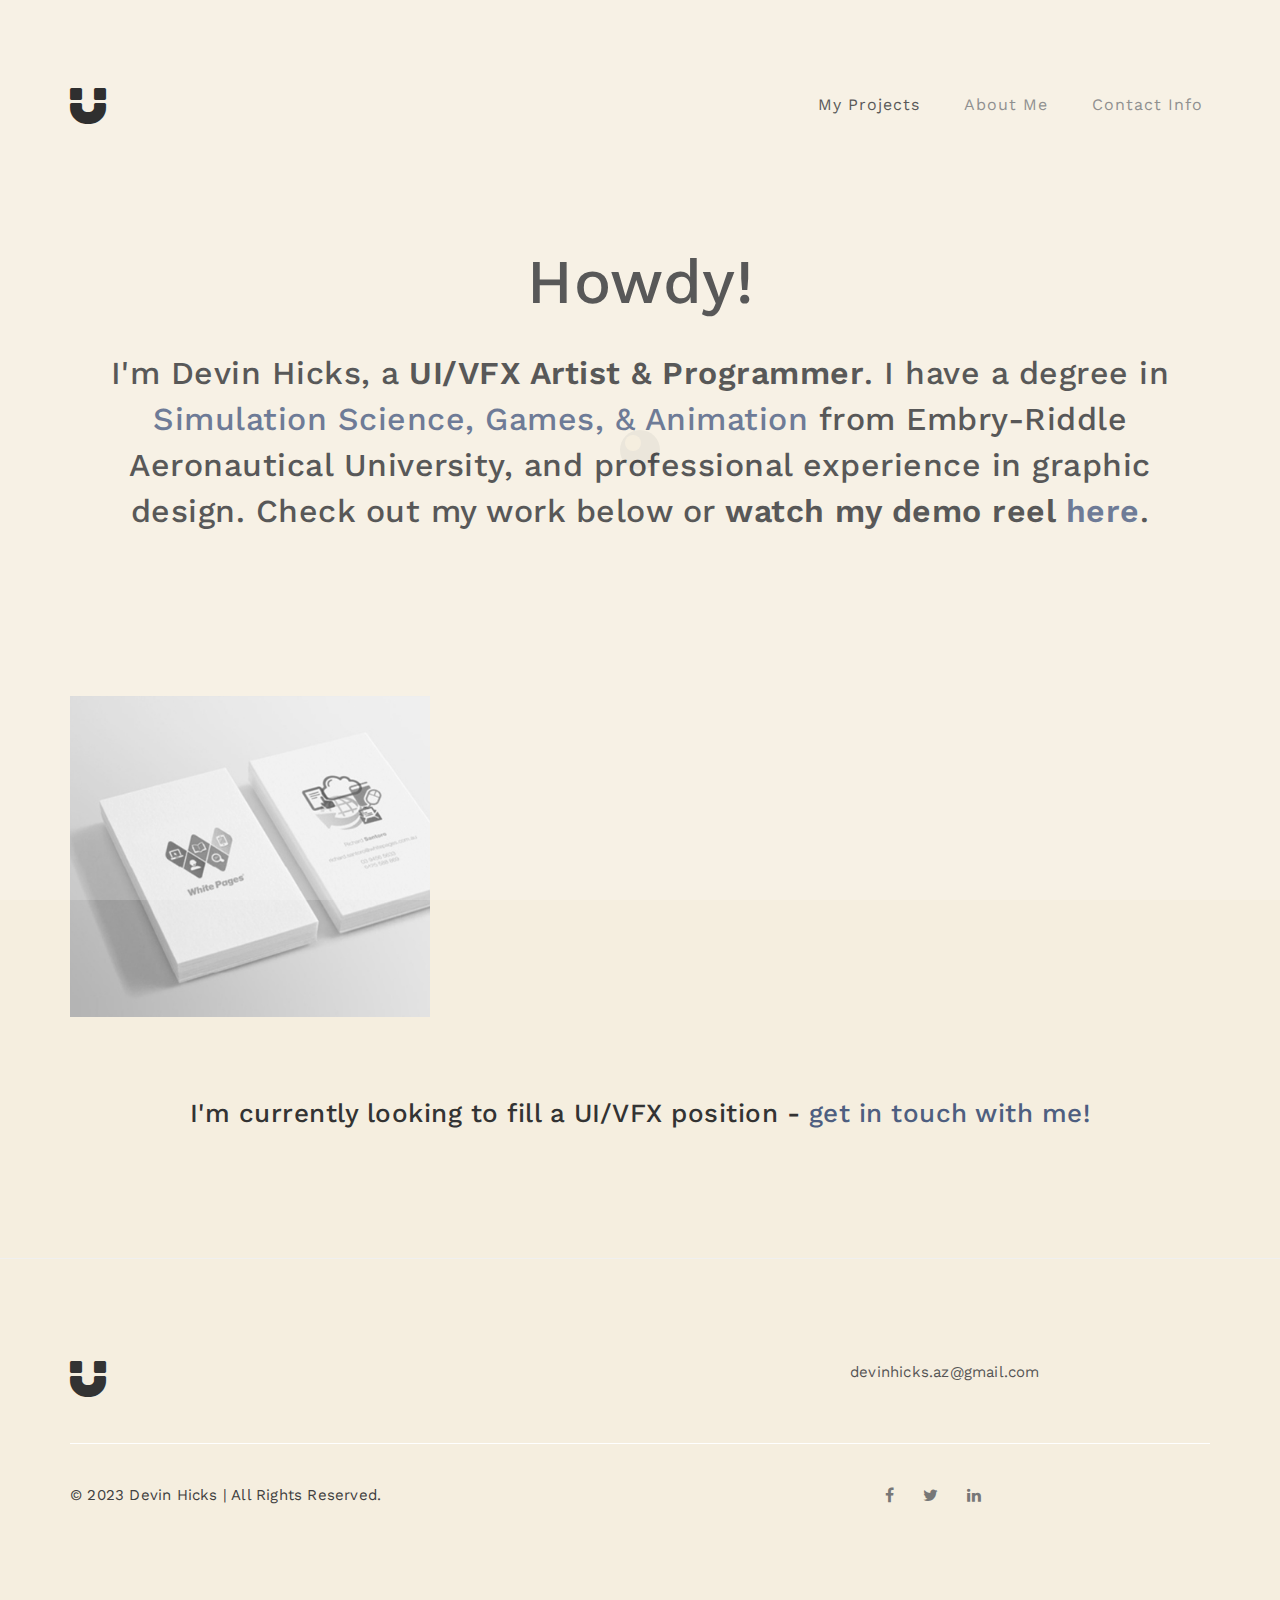
<file: Magnet/index.html>
<!DOCTYPE html>
<html lang="en">
<head>

<meta charset="UTF-8">
<meta http-equiv="X-UA-Compatible" content="IE=Edge">
<meta name="description" content="">
<meta name="keywords" content="">
<meta name="author" content="">
<meta name="viewport" content="width=device-width, initial-scale=1, maximum-scale=1">

<title>Devin Hicks: Game UI/VFX Portfolio</title>

<link rel="stylesheet" href="css/bootstrap.min.css">
<link rel="stylesheet" href="css/font-awesome.min.css">

<!-- Main css -->
<link rel="stylesheet" href="css/style.css">
<link href="https://fonts.googleapis.com/css?family=Work+Sans:300,400,700" rel="stylesheet">

</head>
<body>

<!-- PRE LOADER -->

<div class="preloader">
     <div class="sk-spinner sk-spinner-wordpress">
          <span class="sk-inner-circle"></span>
     </div>
</div>

<!-- Navigation section  -->

<div class="navbar navbar-default navbar-static-top" role="navigation">
     <div class="container">

          <div class="navbar-header">
               <button class="navbar-toggle" data-toggle="collapse" data-target=".navbar-collapse">
                    <span class="icon icon-bar"></span>
                    <span class="icon icon-bar"></span>
                    <span class="icon icon-bar"></span>
               </button>
               <a href="index.html" class="navbar-brand"><i class="fa fa-magnet"></i></a>
          </div>
          <div class="collapse navbar-collapse">
               <ul class="nav navbar-nav navbar-right">
                    <li class="active"><a href="index.html">My Projects</a></li>
                    <li><a href="about.html">About Me</a></li>
                    <li><a href="contact.html">Contact Info</a></li>
               </ul>
          </div>

  </div>
</div>

<!-- Home Section -->

<section id="home">
     <div class="container">
          <div class="row">

               <div class="col-md-12 col-sm-12">
                    <h1>Howdy!</h1>
                    <h2>I'm Devin Hicks, a <strong>UI/VFX Artist & Programmer</strong>. I have a degree in <a href="https://prescott.erau.edu/degrees/computers-technology/design-your-future">Simulation Science, Games, & Animation</a> from Embry-Riddle Aeronautical University, and professional experience in graphic design. Check out my work below or <strong>watch my demo reel <a href="#">here</a></strong>.</h2>
               </div>

          </div>
     </div>
</section>

<!-- Portfolio Section -->

<section id="portfolio">
     <div class="container">
          <div class="row">

               <div class="col-md-4 col-sm-6">
                    <a href="takopothecary.html">
                         <div class="portfolio-thumb">
                              <img src="images/portfolio-img1.jpg" class="img-responsive" alt="Portfolio">
                                   <div class="portfolio-overlay">
                                        <div class="portfolio-item">
                                             <h3>Tiny Planet Apothecary</h3>
                                             <small>UI Design & Implementation, Character Rigging, Environment Modeling</small>
                                        </div>
                                   </div>
                         </div>
                    </a>
               </div>

               <div class="col-md-12 col-sm-12 text-center">
                    <h3>I'm currently looking to fill a UI/VFX position - <a href="contact.html">get in touch with me!</a></h3>
               </div>

          </div>
     </div>
</section>

<!-- Footer Section -->

<footer>
     <div class="container">
          <div class="row">

               <div class="col-md-3 col-sm-3">
                    <i class="fa fa-magnet"></i>
               </div>

               <div class="col-md-4 col-sm-4">
                    
               </div>

               <div class="col-md-offset-1 col-md-4 col-sm-offset-1 col-sm-3">
                    <p><a href="mailto:devinhicks.az@gmail.com">devinhicks.az@gmail.com</a></p>
               </div>

               <div class="clearfix col-md-12 col-sm-12">
                    <hr>
               </div>

               <div class="col-md-6 col-sm-6">
                    <div class="footer-copyright">
                         <p>© 2023 Devin Hicks | All Rights Reserved.</p>
                    </div>
               </div>

               <div class="col-md-6 col-sm-6">
                    <ul class="social-icon">
                         <li><a href="#" class="fa fa-facebook"></a></li>
                         <li><a href="#" class="fa fa-twitter"></a></li>
                         <li><a href="#" class="fa fa-linkedin"></a></li>
                    </ul>
               </div>
               
          </div>
     </div>
</footer>


<!-- SCRIPTS -->

<script src="js/jquery.js"></script>
<script src="js/bootstrap.min.js"></script>
<script src="js/custom.js"></script>

</body>
</html>
</file>
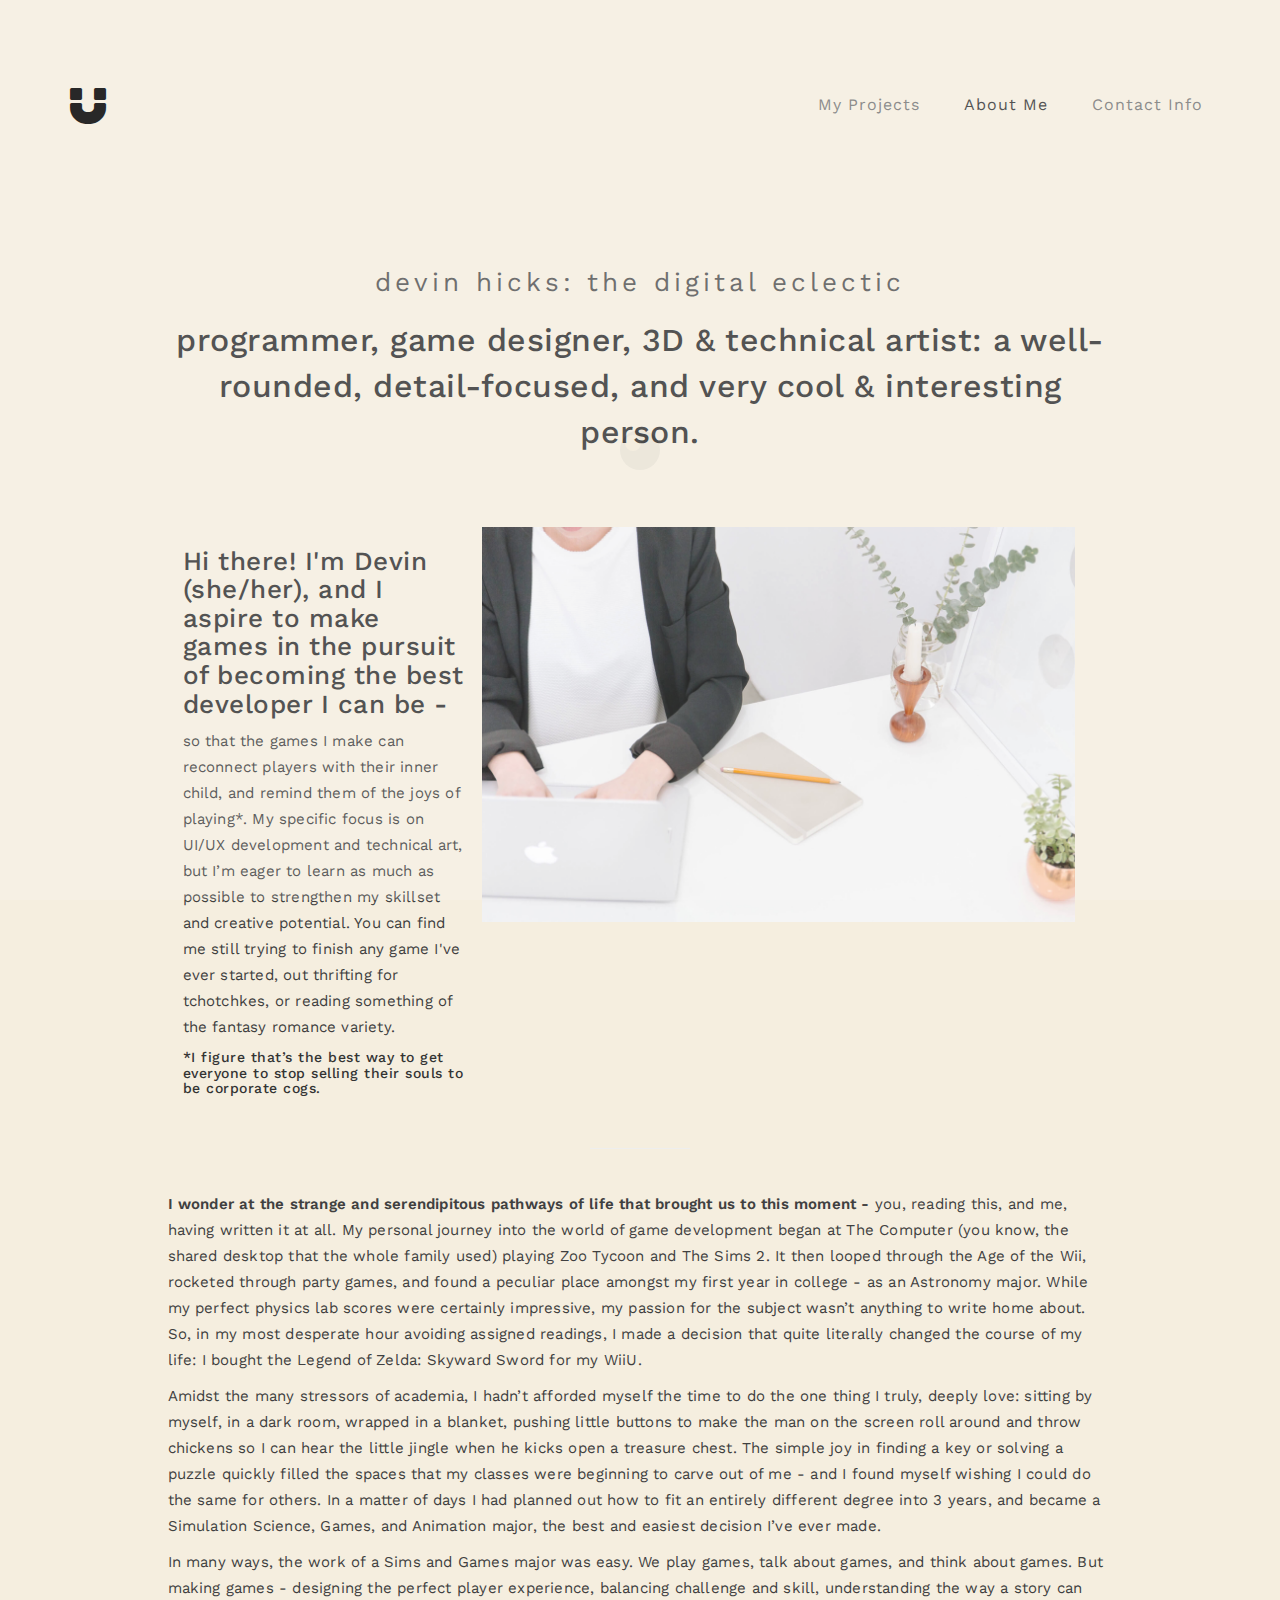
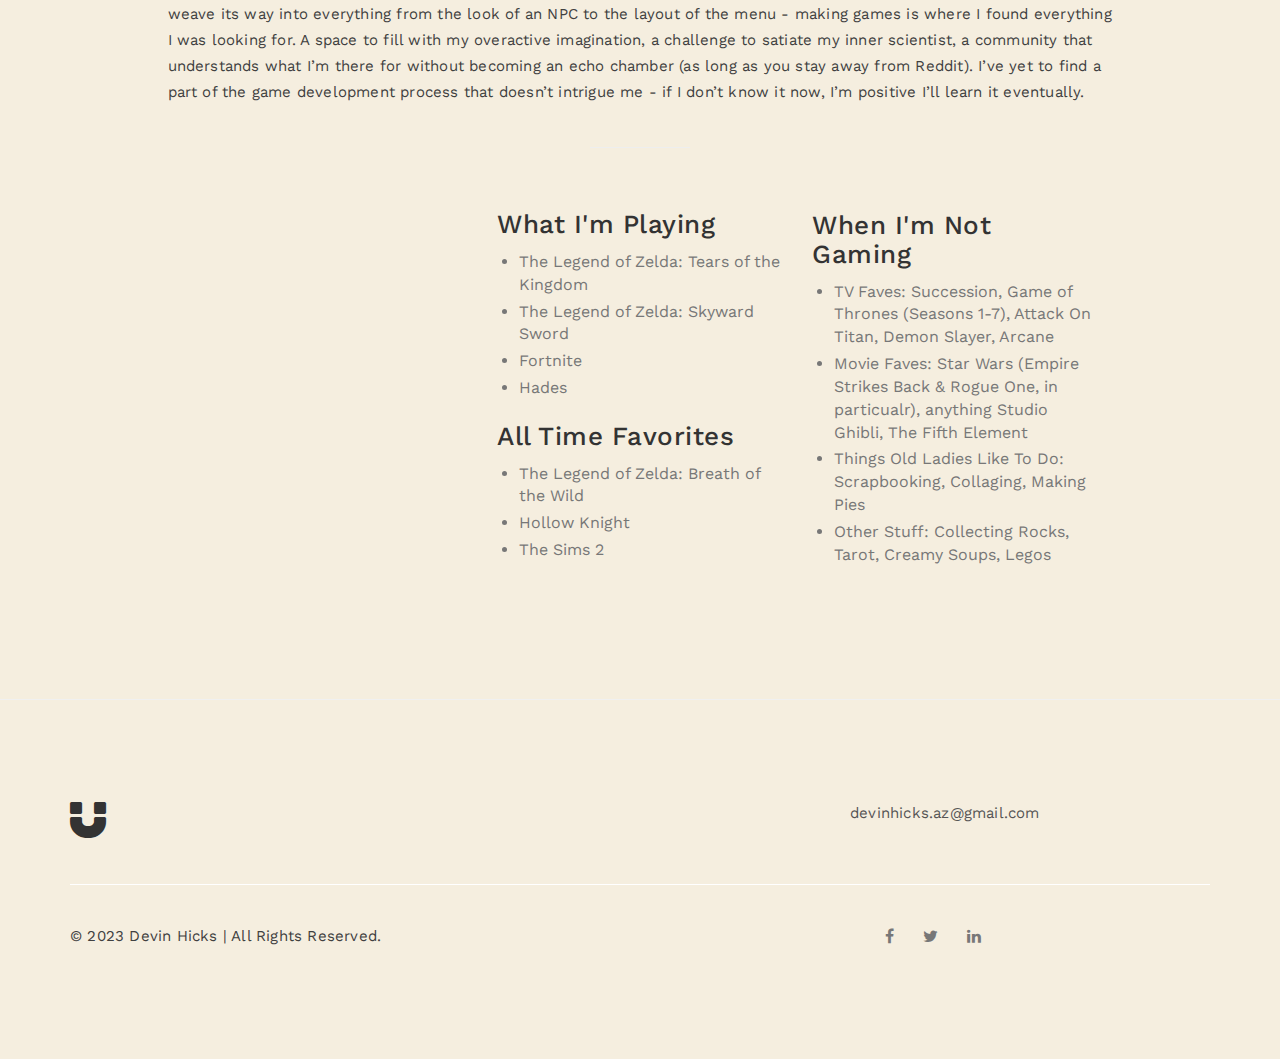
<file: Magnet/about.html>
<!DOCTYPE html>
<html lang="en">
<head>

<meta charset="UTF-8">
<meta http-equiv="X-UA-Compatible" content="IE=Edge">
<meta name="description" content="">
<meta name="keywords" content="">
<meta name="author" content="">
<meta name="viewport" content="width=device-width, initial-scale=1, maximum-scale=1">

<title>Devin Hicks: Game UI/VFX Portfolio</title>

<link rel="stylesheet" href="css/bootstrap.min.css">
<link rel="stylesheet" href="css/font-awesome.min.css">

<!-- Main css -->
<link rel="stylesheet" href="css/style.css">
<link href="https://fonts.googleapis.com/css?family=Work+Sans:300,400,700" rel="stylesheet">

</head>
<body>

<!-- PRE LOADER -->

<div class="preloader">
     <div class="sk-spinner sk-spinner-wordpress">
          <span class="sk-inner-circle"></span>
     </div>
</div>

<!-- Navigation section  -->

<div class="navbar navbar-default navbar-static-top" role="navigation">
     <div class="container">

          <div class="navbar-header">
               <button class="navbar-toggle" data-toggle="collapse" data-target=".navbar-collapse">
                    <span class="icon icon-bar"></span>
                    <span class="icon icon-bar"></span>
                    <span class="icon icon-bar"></span>
               </button>
               <a href="index.html" class="navbar-brand"><i class="fa fa-magnet"></i></a>
          </div>
          <div class="collapse navbar-collapse">
               <ul class="nav navbar-nav navbar-right">
                    <li><a href="index.html">My Projects</a></li>
                    <li class="active"><a href="about.html">About Me</a></li>
                    <li><a href="contact.html">Contact Info</a></li>
               </ul>
          </div>

  </div>
</div>


<!-- About Section -->

<section id="about">
     <div class="container">
          <div class="row">

               <div class="col-md-offset-1 col-md-10 col-sm-12">
                    <div class="section-title">
                         <h3>devin hicks: the digital eclectic</h3>
                         <h2>programmer, game designer, 3D & technical artist: a well-rounded, detail-focused, and very cool & interesting person.</h2>
                    </div>

                    <div class="col-md-4 col-sm-12">
                         <h3>Hi there! I'm Devin (she/her), and I aspire to make games in the pursuit of becoming the best developer I can be -</h3>
                         <p>
                             so that the games I make can reconnect players with their inner child, and remind them of the joys of playing*. My specific focus is on UI/UX development and technical art, but I’m eager to learn as much as possible to strengthen my skillset and creative potential. You can find me still trying to finish any game I've ever started, out thrifting for tchotchkes, or reading something of the fantasy romance variety.
                         </p>
                         <h5>*I figure that’s the best way to get everyone to stop selling their souls to be corporate cogs.</h5>
                    </div>

                   
                    <div class="col-md-8 col-sm-12">
                         <img src="images/about-image.jpg" class="img-responsive" alt="About">
                    </div>

                    <div class="clearfix"></div>

                     <hr>

                     <p>
                         <strong>I wonder at the strange and serendipitous pathways of life that brought us to this moment -</strong> you, reading this, and me, having written it at all. My personal journey into the world of game development began at The Computer (you know, the shared desktop that the whole family used) playing Zoo Tycoon and The Sims 2. It then looped through the Age of the Wii, rocketed through party games, and found a peculiar place amongst my first year in college - as an Astronomy major. While my perfect physics lab scores were certainly impressive, my passion for the subject wasn’t anything to write home about. So, in my most desperate hour avoiding assigned readings, I made a decision that quite literally changed the course of my life: I bought the Legend of Zelda: Skyward Sword for my WiiU.
                     </p>
                     <p>
                         Amidst the many stressors of academia, I hadn’t afforded myself the time to do the one thing I truly, deeply love: sitting by myself, in a dark room, wrapped in a blanket, pushing little buttons to make the man on the screen roll around and throw chickens so I can hear the little jingle when he kicks open a treasure chest. The simple joy in finding a key or solving a puzzle quickly filled the spaces that my classes were beginning to carve out of me - and I found myself wishing I could do the same for others. In a matter of days I had planned out how to fit an entirely different degree into 3 years, and became a Simulation Science, Games, and Animation major, the best and easiest decision I’ve ever made.
                     </p>
                     <p>
                        In many ways, the work of a Sims and Games major was easy. We play games, talk about games, and think about games. But making games - designing the perfect player experience, balancing challenge and skill, understanding the way a story can weave its way into everything from the look of an NPC to the layout of the menu - making games is where I found everything I was looking for. A space to fill with my overactive imagination, a challenge to satiate my inner scientist, a community that understands what I’m there for without becoming an echo chamber (as long as you stay away from Reddit). I’ve yet to find a part of the game development process that doesn’t intrigue me - if I don’t know it now, I’m positive I’ll learn it eventually.
                     </p>

                    <hr>

                    <div class="col-md-4 col-sm-6">

                    </div>
                   
                    <div class="col-md-4 col-sm-6">
                        <h3>What I'm Playing</h3>
                        <ul>
                            <li>The Legend of Zelda: Tears of the Kingdom</li>
                            <li>The Legend of Zelda: Skyward Sword</li>
                            <li>Fortnite</li>
                            <li>Hades</li>
                        </ul>

                        <h3>All Time Favorites</h3>
                        <ul>
                            <li>The Legend of Zelda: Breath of the Wild</li>
                            <li>Hollow Knight</li>
                            <li>The Sims 2</li>
                        </ul>
                    </div>

                    <div class="col-md-4 col-sm-6">
                         
                    </div>

                    <div class="col-md-4 col-sm-6">
                         <h3>When I'm Not Gaming</h3>
                         <ul>
                              <li>TV Faves: Succession, Game of Thrones (Seasons 1-7), Attack On Titan, Demon Slayer, Arcane</li>
                              <li>Movie Faves: Star Wars (Empire Strikes Back & Rogue One, in particualr), anything Studio Ghibli, The Fifth Element</li>
                              <li>Things Old Ladies Like To Do: Scrapbooking, Collaging, Making Pies</li>
                              <li>Other Stuff: Collecting Rocks, Tarot, Creamy Soups, Legos</li>
                         </ul>
                    </div>
               </div>

          </div>
     </div>
</section>

<!-- Footer Section -->

<footer>
    <div class="container">
        <div class="row">

            <div class="col-md-3 col-sm-3">
                <i class="fa fa-magnet"></i>
            </div>

            <div class="col-md-4 col-sm-4">

            </div>

            <div class="col-md-offset-1 col-md-4 col-sm-offset-1 col-sm-3">
                <p><a href="mailto:devinhicks.az@gmail.com">devinhicks.az@gmail.com</a></p>
            </div>

            <div class="clearfix col-md-12 col-sm-12">
                <hr>
            </div>

            <div class="col-md-6 col-sm-6">
                <div class="footer-copyright">
                    <p>© 2023 Devin Hicks | All Rights Reserved.</p>
                </div>
            </div>

            <div class="col-md-6 col-sm-6">
                <ul class="social-icon">
                    <li><a href="#" class="fa fa-facebook"></a></li>
                    <li><a href="#" class="fa fa-twitter"></a></li>
                    <li><a href="#" class="fa fa-linkedin"></a></li>
                </ul>
            </div>

        </div>
    </div>
</footer>


<!-- SCRIPTS -->

<script src="js/jquery.js"></script>
<script src="js/bootstrap.min.js"></script>
<script src="js/custom.js"></script>

</body>
</html>
</file>
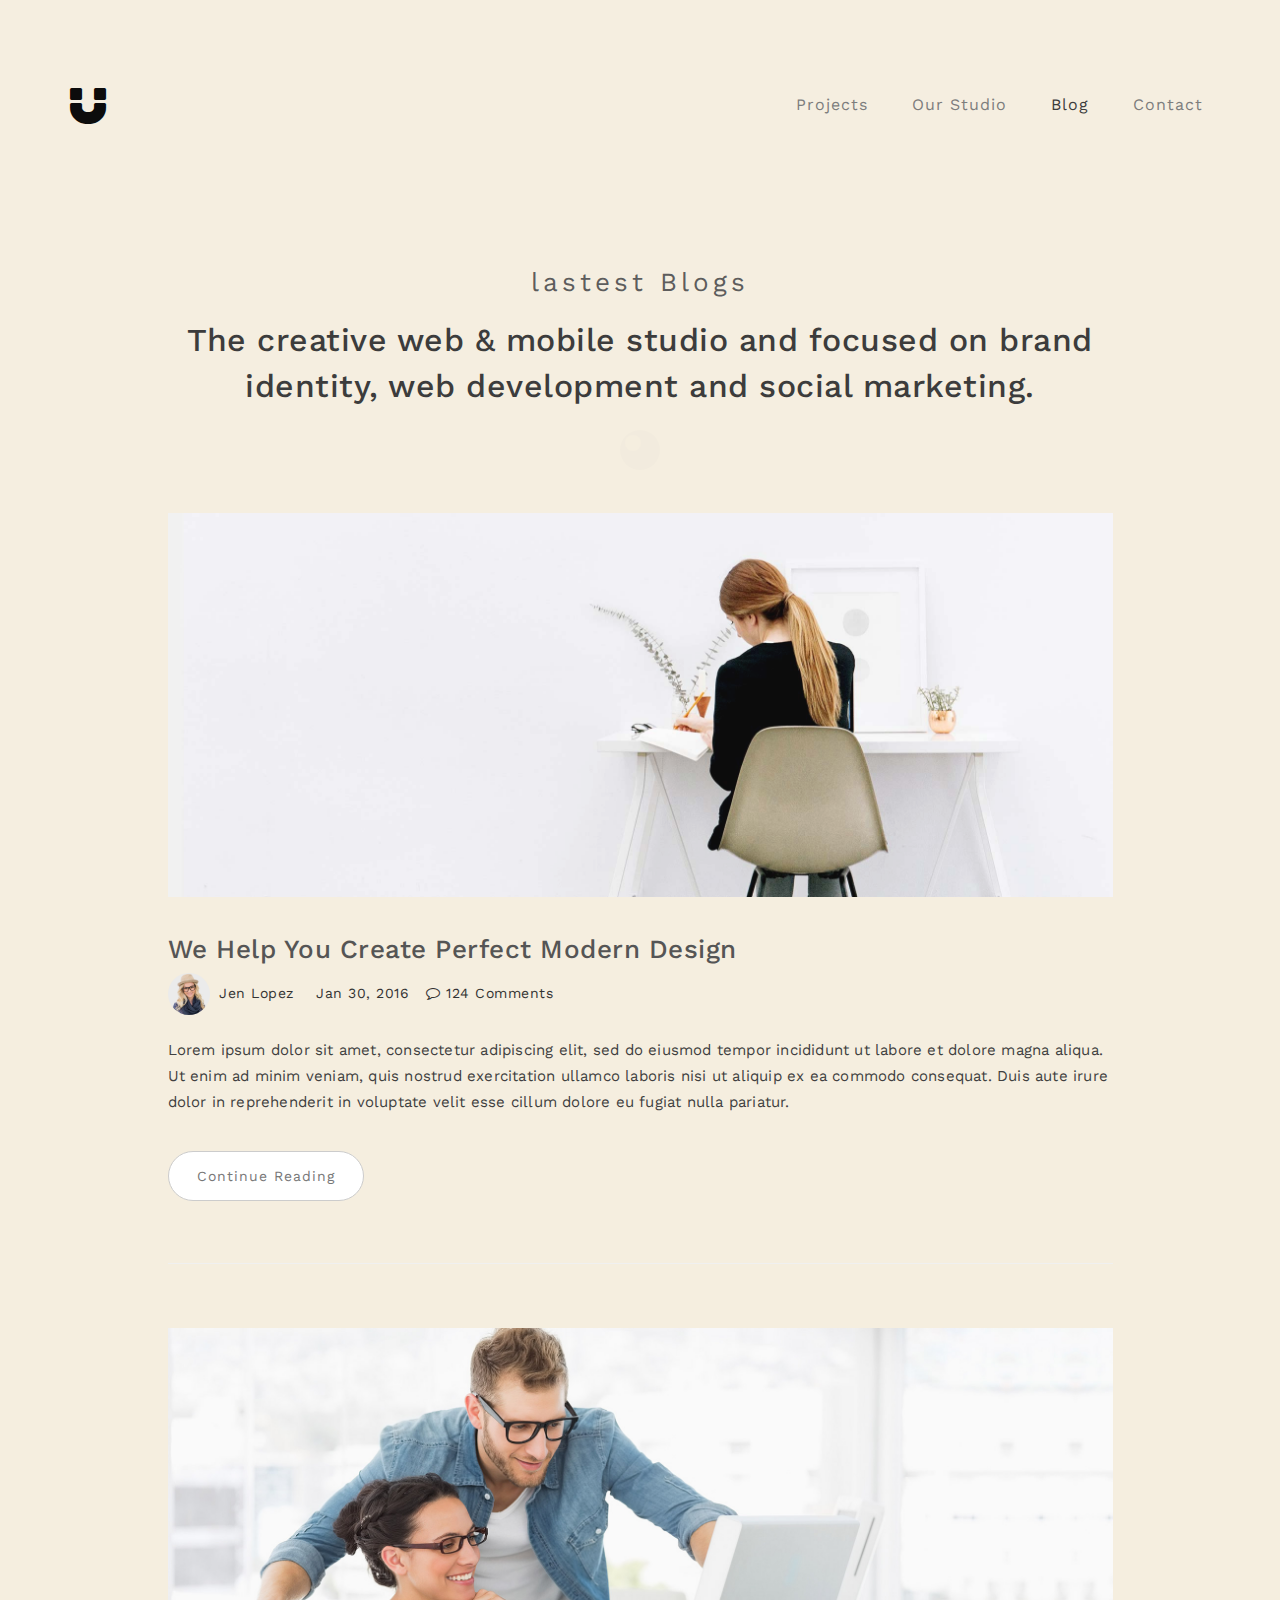
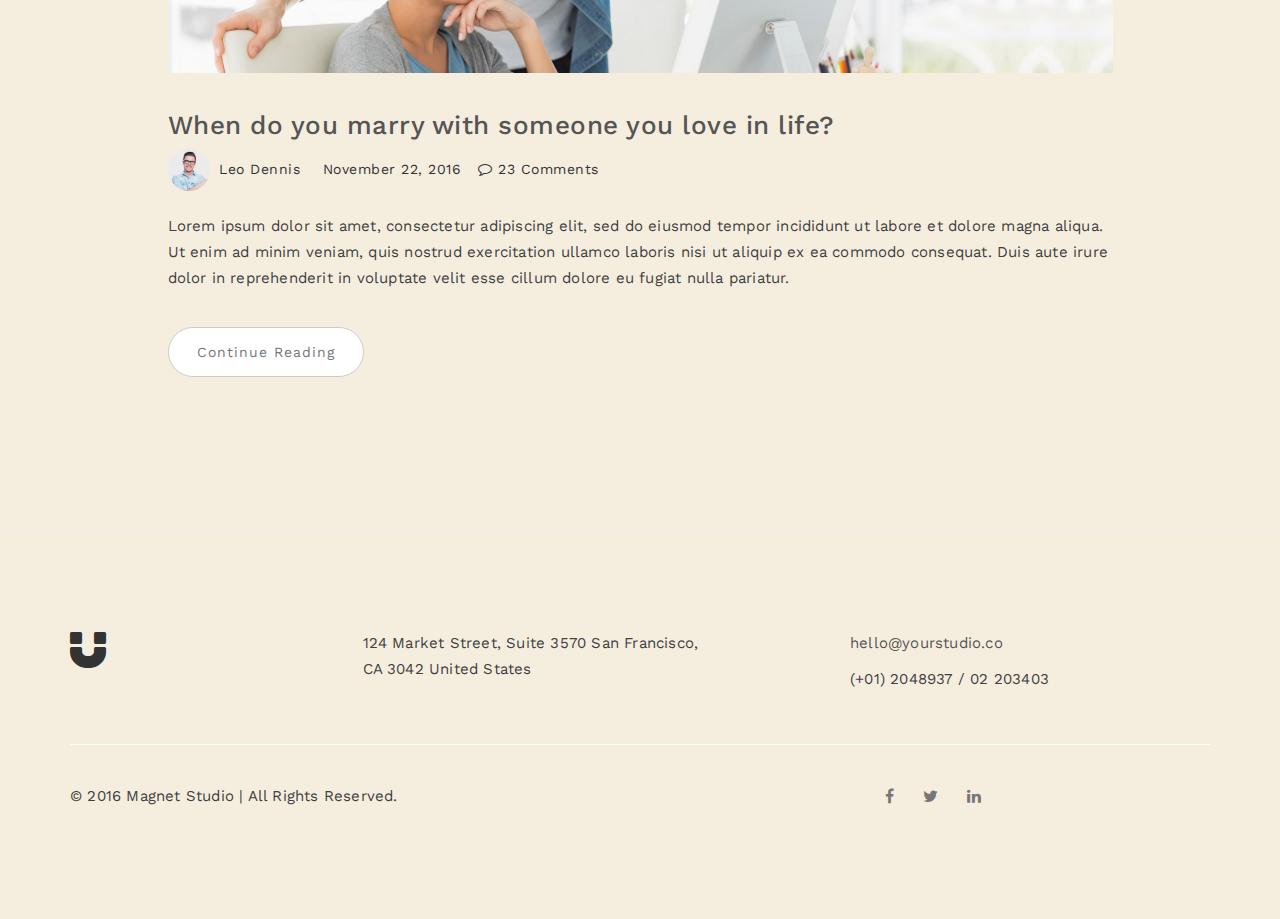
<file: Magnet/blog.html>
<!DOCTYPE html>
<html lang="en">
<head>

<meta charset="UTF-8">
<meta http-equiv="X-UA-Compatible" content="IE=Edge">
<meta name="description" content="">
<meta name="keywords" content="">
<meta name="author" content="">
<meta name="viewport" content="width=device-width, initial-scale=1, maximum-scale=1">

<title>Magnet - Minimal Portfolio Template</title>

<link rel="stylesheet" href="css/bootstrap.min.css">
<link rel="stylesheet" href="css/font-awesome.min.css">

<!-- Main css -->
<link rel="stylesheet" href="css/style.css">
<link href="https://fonts.googleapis.com/css?family=Work+Sans:300,400,700" rel="stylesheet">

</head>
<body>

<!-- PRE LOADER -->

<div class="preloader">
     <div class="sk-spinner sk-spinner-wordpress">
          <span class="sk-inner-circle"></span>
     </div>
</div>

<!-- Navigation section  -->

<div class="navbar navbar-default navbar-static-top" role="navigation">
     <div class="container">

          <div class="navbar-header">
               <button class="navbar-toggle" data-toggle="collapse" data-target=".navbar-collapse">
                    <span class="icon icon-bar"></span>
                    <span class="icon icon-bar"></span>
                    <span class="icon icon-bar"></span>
               </button>
               <a href="index.html" class="navbar-brand"><i class="fa fa-magnet"></i></a>
          </div>
          <div class="collapse navbar-collapse">
               <ul class="nav navbar-nav navbar-right">
                    <li><a href="index.html">Projects</a></li>
                    <li><a href="about.html">Our Studio</a></li>
                    <li class="active"><a href="blog.html">Blog</a></li>
                    <li><a href="contact.html">Contact</a></li>
               </ul>
          </div>

  </div>
</div>

<!-- Blog Section -->

<section id="blog">
     <div class="container">
          <div class="row">

               <div class="col-md-offset-1 col-md-10 col-sm-12">
                    <div class="section-title">
                         <h3>lastest Blogs</h3>
                         <h2>The creative web & mobile studio and focused on brand identity, web development and social marketing.</h2>
                    </div>

                    <div class="blog-post-thumb">
                         <div class="blog-post-image">
                              <a href="single-post.html">
                                   <img src="images/blog-image1.jpg" class="img-responsive" alt="Blog Image">
                              </a>
                         </div>
                         <div class="blog-post-title">
                              <h3><a href="single-post.html">We Help You Create Perfect Modern Design</a></h3>
                         </div>
                         <div class="blog-post-format">
                              <span><a href="#"><img src="images/author-image1.jpg" class="img-responsive img-circle"> Jen Lopez</a></span>
                              <span><i class="fa fa-date"></i> Jan 30, 2016</span>
                              <span><a href="#"><i class="fa fa-comment-o"></i> 124 Comments</a></span>
                         </div>
                         <div class="blog-post-des">
                              <p>Lorem ipsum dolor sit amet, consectetur adipiscing elit, sed do eiusmod tempor incididunt ut labore et dolore magna aliqua. Ut enim ad minim veniam, quis nostrud exercitation ullamco laboris nisi ut aliquip ex ea commodo consequat. Duis aute irure dolor in reprehenderit in voluptate velit esse cillum dolore eu fugiat nulla pariatur.</p>
                              <a href="single-post.html" class="btn btn-default">Continue Reading</a>
                         </div>
                    </div>

                    <div class="blog-post-thumb">
                         <div class="blog-post-image">
                              <a href="single-post.html">
                                   <img src="images/blog-image2.jpg" class="img-responsive" alt="Blog Image">
                              </a>
                         </div>
                         <div class="blog-post-title">
                              <h3><a href="single-post.html">When do you marry with someone you love in life?</a></h3>
                         </div>
                         <div class="blog-post-format">
                              <span><a href="#"><img src="images/author-image2.jpg" class="img-responsive img-circle"> Leo Dennis</a></span>
                              <span><i class="fa fa-date"></i> November 22, 2016</span>
                              <span><a href="#"><i class="fa fa-comment-o"></i> 23 Comments</a></span>
                         </div>
                         <div class="blog-post-des">
                              <p>Lorem ipsum dolor sit amet, consectetur adipiscing elit, sed do eiusmod tempor incididunt ut labore et dolore magna aliqua. Ut enim ad minim veniam, quis nostrud exercitation ullamco laboris nisi ut aliquip ex ea commodo consequat. Duis aute irure dolor in reprehenderit in voluptate velit esse cillum dolore eu fugiat nulla pariatur.</p>
                              <a href="single-post.html" class="btn btn-default">Continue Reading</a>
                         </div>
                    </div>
               </div>

          </div>
     </div>
</section>

<!-- Footer Section -->

<footer>
     <div class="container">
          <div class="row">

               <div class="col-md-3 col-sm-3">
                    <i class="fa fa-magnet"></i>
               </div>

               <div class="col-md-4 col-sm-4">
                    <p>124 Market Street, Suite 3570 San Francisco, CA 3042 United States</p>
               </div>

               <div class="col-md-offset-1 col-md-4 col-sm-offset-1 col-sm-3">
                    <p><a href="mailto:youremail@gmail.com">hello@yourstudio.co</a></p>
                    <p>(+01) 2048937 / 02 203403</p>
               </div>

               <div class="clearfix col-md-12 col-sm-12">
                    <hr>
               </div>

               <div class="col-md-6 col-sm-6">
                    <div class="footer-copyright">
                         <p>© 2016 Magnet Studio | All Rights Reserved.</p>
                    </div>
               </div>

               <div class="col-md-6 col-sm-6">
                    <ul class="social-icon">
                         <li><a href="#" class="fa fa-facebook"></a></li>
                         <li><a href="#" class="fa fa-twitter"></a></li>
                         <li><a href="#" class="fa fa-linkedin"></a></li>
                    </ul>
               </div>
               
          </div>
     </div>
</footer>


<!-- SCRIPTS -->

<script src="js/jquery.js"></script>
<script src="js/bootstrap.min.js"></script>
<script src="js/custom.js"></script>

</body>
</html>
</file>
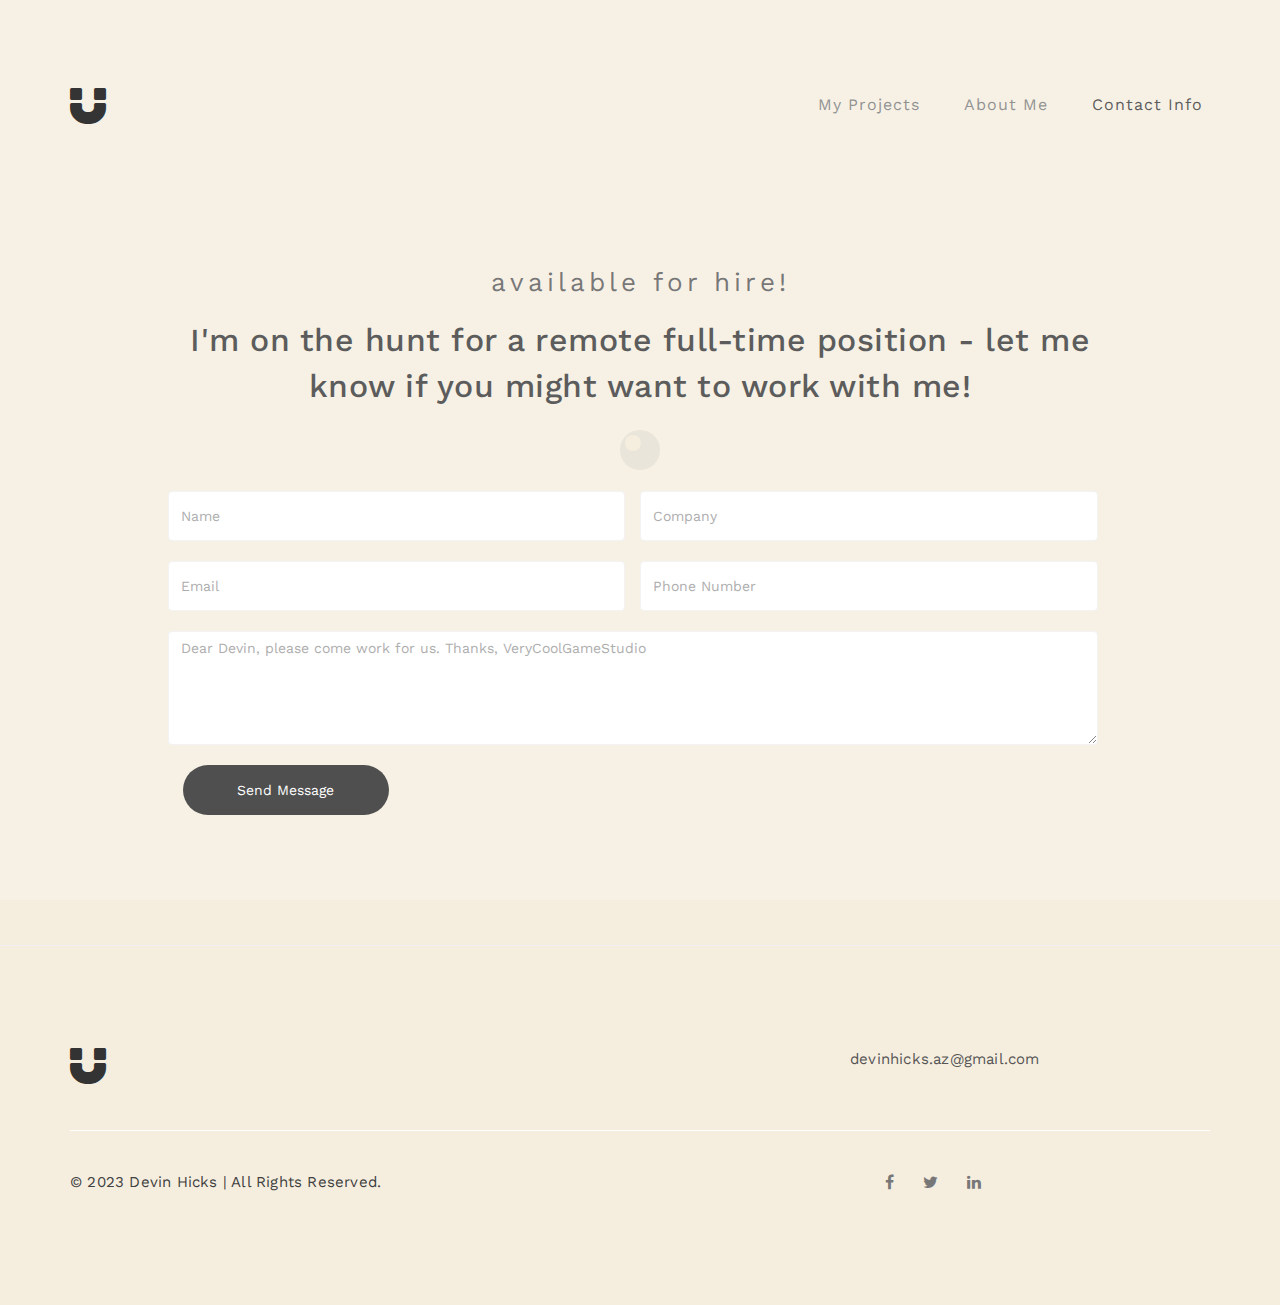
<file: Magnet/contact.html>
<!DOCTYPE html>
<html lang="en">
<head>

<meta charset="UTF-8">
<meta http-equiv="X-UA-Compatible" content="IE=Edge">
<meta name="description" content="">
<meta name="keywords" content="">
<meta name="author" content="">
<meta name="viewport" content="width=device-width, initial-scale=1, maximum-scale=1">

<title>Devin Hicks: Game UI/VFX Portfolio</title>

<link rel="stylesheet" href="css/bootstrap.min.css">
<link rel="stylesheet" href="css/font-awesome.min.css">

<!-- Main css -->
<link rel="stylesheet" href="css/style.css">
<link href="https://fonts.googleapis.com/css?family=Work+Sans:300,400,700" rel="stylesheet">

</head>
<body>

<!-- PRE LOADER -->

<div class="preloader">
     <div class="sk-spinner sk-spinner-wordpress">
          <span class="sk-inner-circle"></span>
     </div>
</div>

<!-- Navigation section  -->

<div class="navbar navbar-default navbar-static-top" role="navigation">
    <div class="container">

        <div class="navbar-header">
            <button class="navbar-toggle" data-toggle="collapse" data-target=".navbar-collapse">
                <span class="icon icon-bar"></span>
                <span class="icon icon-bar"></span>
                <span class="icon icon-bar"></span>
            </button>
            <a href="index.html" class="navbar-brand"><i class="fa fa-magnet"></i></a>
        </div>
        <div class="collapse navbar-collapse">
            <ul class="nav navbar-nav navbar-right">
                <li><a href="index.html">My Projects</a></li>
                <li><a href="about.html">About Me</a></li>
                <li class="active"><a href="contact.html">Contact Info</a></li>
            </ul>
        </div>

    </div>
</div>


<!-- Contact Section -->

<section id="contact">
     <div class="container">
          <div class="row">

               <div class="col-md-offset-1 col-md-10 col-sm-12">
                    <div class="section-title">
                         <h3>available for hire!</h3>
                         <h2>I'm on the hunt for a remote full-time position - let me know if you might want to work with me!</h2>
                    </div>

                    <form action="#" method="post">
                         <div class="col-md-6 col-sm-6">
                              <input type="text" class="form-control" placeholder="Name">
                         </div>
                        <div class="col-md-6 col-sm-6">
                              <input type="text" class="form-control" placeholder="Company">
                         </div>
                         <div class="col-md-6 col-sm-6">
                              <input type="email" class="form-control" placeholder="Email">
                         </div>
                         <div class="col-md-6 col-sm-6">
                              <input type="tel" class="form-control" placeholder="Phone Number">
                         </div>
                         <div class="col-md-12 col-sm-12"> 
                              <textarea class="form-control" rows="5" placeholder="Dear Devin, please come work for us. Thanks, VeryCoolGameStudio"></textarea>
                         </div>
                         <div class="col-md-3 col-sm-4">
                              <input type="submit" class="form-control" value="Send Message">
                         </div>
                    </form>
               </div>

          </div>
     </div>
</section>

<!-- Footer Section -->

<footer>
    <div class="container">
        <div class="row">

            <div class="col-md-3 col-sm-3">
                <i class="fa fa-magnet"></i>
            </div>

            <div class="col-md-4 col-sm-4">

            </div>

            <div class="col-md-offset-1 col-md-4 col-sm-offset-1 col-sm-3">
                <p><a href="mailto:devinhicks.az@gmail.com">devinhicks.az@gmail.com</a></p>
            </div>

            <div class="clearfix col-md-12 col-sm-12">
                <hr>
            </div>

            <div class="col-md-6 col-sm-6">
                <div class="footer-copyright">
                    <p>© 2023 Devin Hicks | All Rights Reserved.</p>
                </div>
            </div>

            <div class="col-md-6 col-sm-6">
                <ul class="social-icon">
                    <li><a href="#" class="fa fa-facebook"></a></li>
                    <li><a href="#" class="fa fa-twitter"></a></li>
                    <li><a href="#" class="fa fa-linkedin"></a></li>
                </ul>
            </div>

        </div>
    </div>
</footer>


<!-- SCRIPTS -->

<script src="js/jquery.js"></script>
<script src="js/bootstrap.min.js"></script>
<script src="js/custom.js"></script>

</body>
</html>
</file>
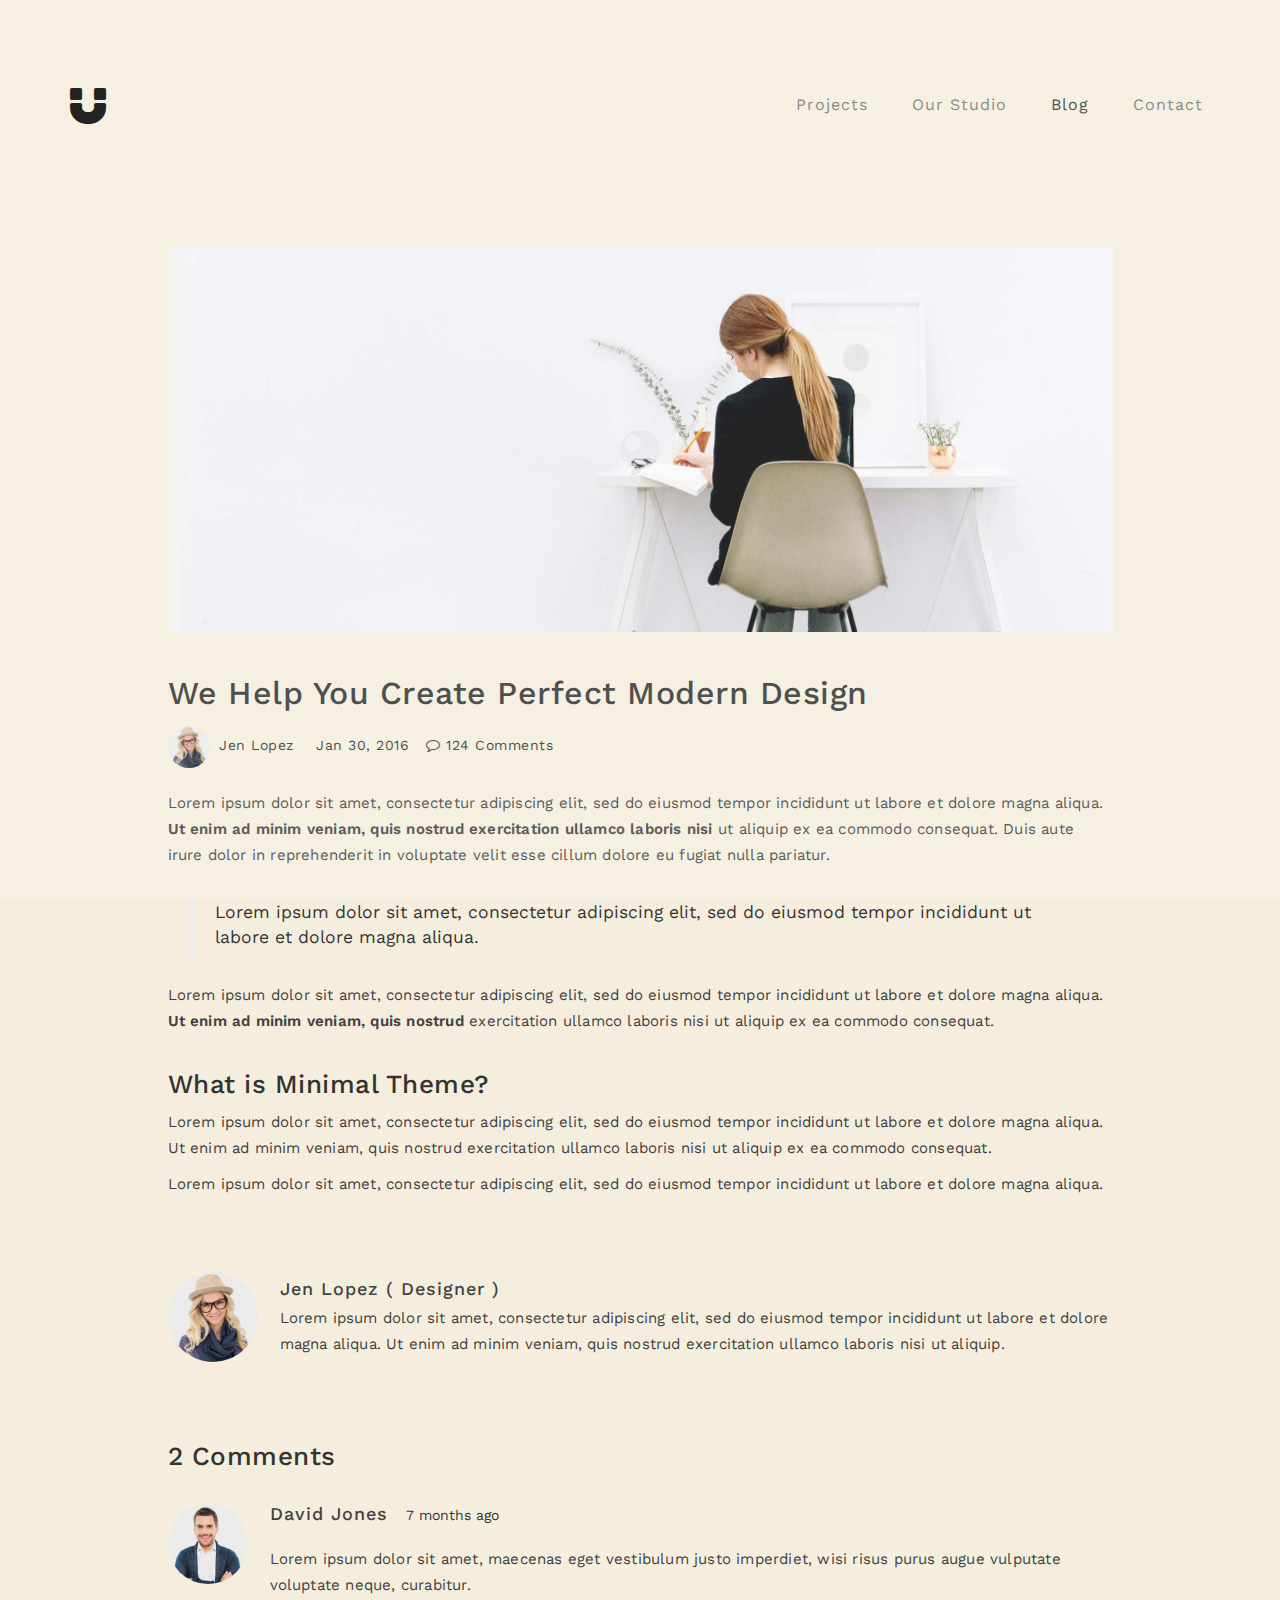
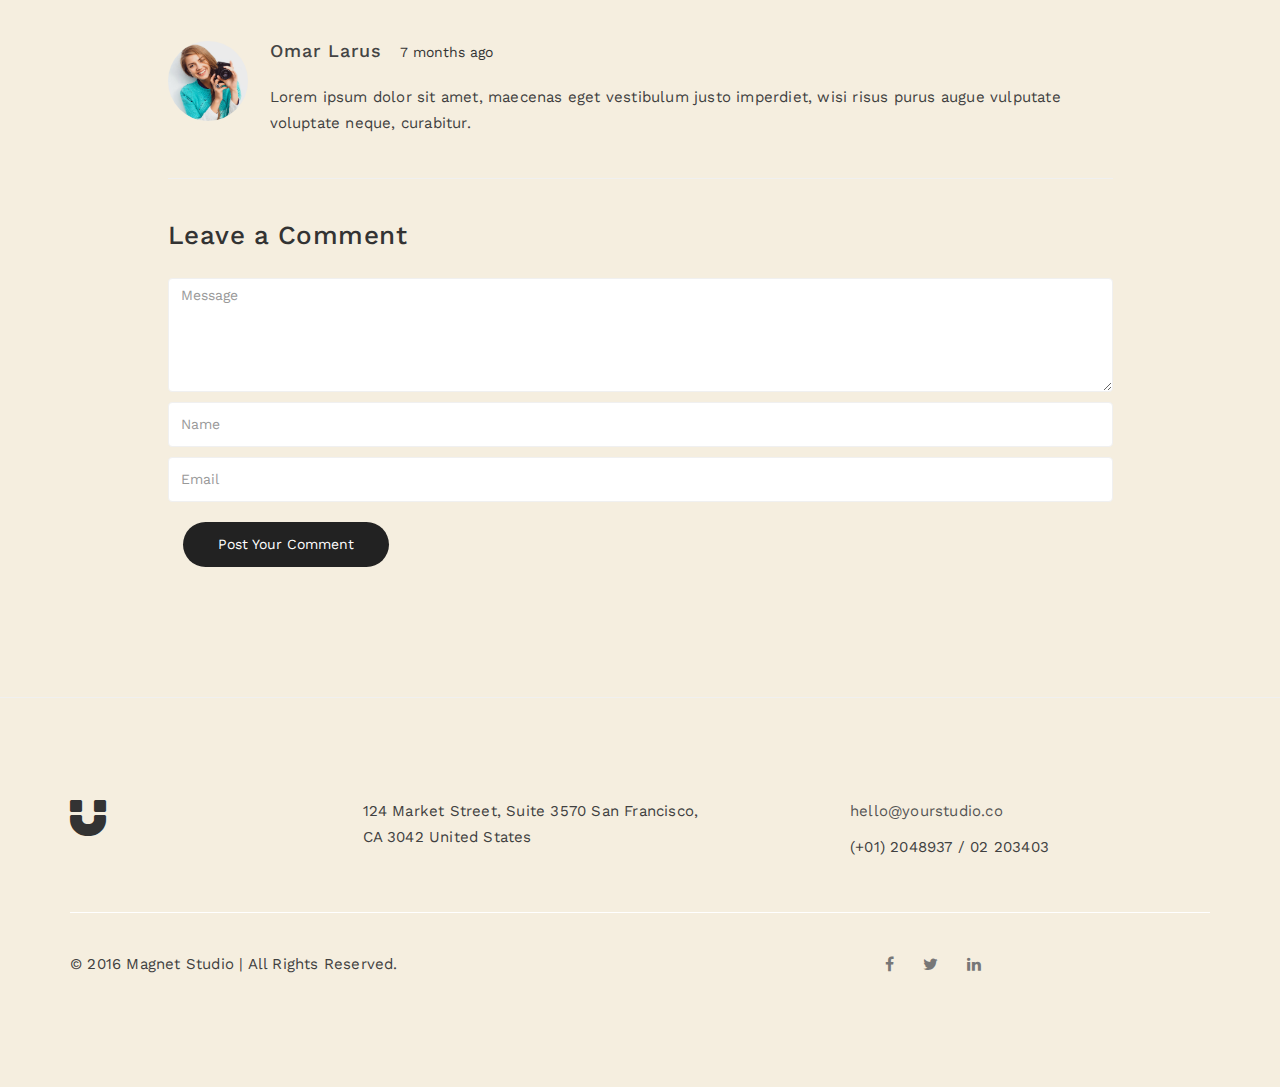
<file: Magnet/single-post.html>
<!DOCTYPE html>
<html lang="en">
<head>

<meta charset="UTF-8">
<meta http-equiv="X-UA-Compatible" content="IE=Edge">
<meta name="description" content="">
<meta name="keywords" content="">
<meta name="author" content="">
<meta name="viewport" content="width=device-width, initial-scale=1, maximum-scale=1">

<title>Magnet - Minimal Portfolio Template</title>

<link rel="stylesheet" href="css/bootstrap.min.css">
<link rel="stylesheet" href="css/font-awesome.min.css">

<!-- Main css -->
<link rel="stylesheet" href="css/style.css">
<link href="https://fonts.googleapis.com/css?family=Work+Sans:300,400,700" rel="stylesheet">

</head>
<body>

<!-- PRE LOADER -->

<div class="preloader">
     <div class="sk-spinner sk-spinner-wordpress">
          <span class="sk-inner-circle"></span>
     </div>
</div>

<!-- Navigation section  -->

<div class="navbar navbar-default navbar-static-top" role="navigation">
     <div class="container">

          <div class="navbar-header">
               <button class="navbar-toggle" data-toggle="collapse" data-target=".navbar-collapse">
                    <span class="icon icon-bar"></span>
                    <span class="icon icon-bar"></span>
                    <span class="icon icon-bar"></span>
               </button>
               <a href="index.html" class="navbar-brand"><i class="fa fa-magnet"></i></a>
          </div>
          <div class="collapse navbar-collapse">
               <ul class="nav navbar-nav navbar-right">
                    <li><a href="index.html">Projects</a></li>
                    <li><a href="about.html">Our Studio</a></li>
                    <li class="active"><a href="blog.html">Blog</a></li>
                    <li><a href="contact.html">Contact</a></li>
               </ul>
          </div>

  </div>
</div>

<!-- Blog Single Post Section -->

<section id="blog-single-post">
     <div class="container">
          <div class="row">

               <div class="col-md-offset-1 col-md-10 col-sm-12">
                    <div class="blog-single-post-thumb">
                         <div class="blog-post-image">
                              <img src="images/blog-image1.jpg" class="img-responsive" alt="Blog Image">
                         </div>

                         <div class="blog-post-title">
                              <h2>We Help You Create Perfect Modern Design</a></h2>
                         </div>

                         <div class="blog-post-format">
                              <span><a href="#"><img src="images/author-image1.jpg" class="img-responsive img-circle"> Jen Lopez</a></span>
                              <span><i class="fa fa-date"></i> Jan 30, 2016</span>
                              <span><a href="#"><i class="fa fa-comment-o"></i> 124 Comments</a></span>
                         </div>

                         <div class="blog-post-des">
                              <p>Lorem ipsum dolor sit amet, consectetur adipiscing elit, sed do eiusmod tempor incididunt ut labore et dolore magna aliqua. <strong>Ut enim ad minim veniam, quis nostrud exercitation ullamco laboris nisi</strong> ut aliquip ex ea commodo consequat. Duis aute irure dolor in reprehenderit in voluptate velit esse cillum dolore eu fugiat nulla pariatur.</p>
                              <blockquote>Lorem ipsum dolor sit amet, consectetur adipiscing elit, sed do eiusmod tempor incididunt ut labore et dolore magna aliqua. </blockquote>
                              <p>Lorem ipsum dolor sit amet, consectetur adipiscing elit, sed do eiusmod tempor incididunt ut labore et dolore magna aliqua. <strong>Ut enim ad minim veniam, quis nostrud</strong> exercitation ullamco laboris nisi ut aliquip ex ea commodo consequat.</p>
                              <h3>What is Minimal Theme?</h3>
                              <p>Lorem ipsum dolor sit amet, consectetur adipiscing elit, sed do eiusmod tempor incididunt ut labore et dolore magna aliqua. Ut enim ad minim veniam, quis nostrud exercitation ullamco laboris nisi ut aliquip ex ea commodo consequat.</p>
                              <p>Lorem ipsum dolor sit amet, consectetur adipiscing elit, sed do eiusmod tempor incididunt ut labore et dolore magna aliqua.</p>
                         </div>

                         <div class="blog-author">
                              <div class="media">
                                   <div class="media-object pull-left">
                                        <img src="images/author-image1.jpg" class="img-circle img-responsive" alt="blog">
                                   </div>
                                   <div class="media-body">
                                        <h3 class="media-heading"><a href="#">Jen Lopez ( Designer )</a></h3>
                                        <p>Lorem ipsum dolor sit amet, consectetur adipiscing elit, sed do eiusmod tempor incididunt ut labore et dolore magna aliqua. Ut enim ad minim veniam, quis nostrud exercitation ullamco laboris nisi ut aliquip.</p>
                                   </div>
                              </div>
                         </div>

                         <div class="blog-comment">
                              <h3>2 Comments</h3>
                                   <div class="media">
                                        <div class="media-object pull-left">
                                             <img src="images/comment-image1.jpg" class="img-responsive img-circle" alt="Blog Image">
                                        </div>
                                        <div class="media-body">
                                             <h3 class="media-heading">David Jones</h3>
                                             <span>7 months ago</span>
                                             <p>Lorem ipsum dolor sit amet, maecenas eget vestibulum justo imperdiet, wisi risus purus augue vulputate voluptate neque, curabitur.</p>
                                        </div>
                                   </div>
                                   <div class="media">
                                        <div class="media-object pull-left">
                                             <img src="images/comment-image2.jpg" class="img-responsive img-circle" alt="Blog Image">
                                        </div>
                                        <div class="media-body">
                                             <h3 class="media-heading">Omar Larus</h3>
                                                  <span>7 months ago</span>
                                                  <p>Lorem ipsum dolor sit amet, maecenas eget vestibulum justo imperdiet, wisi risus purus augue vulputate voluptate neque, curabitur.</p>
                                        </div>
                                   </div>
                         </div>

                         <div class="blog-comment-form">
                              <h3>Leave a Comment</h3>
                                   <form action="#" method="post">
                                        <textarea class="form-control" placeholder="Message" rows="5" name"Your Comments" required></textarea>
                                        <input type="text" class="form-control" placeholder="Name" name="name" required>
                                        <input type="email" class="form-control" placeholder="Email" name="email" required>
                                        <div class="col-md-3 col-sm-4">
                                             <input type="submit" class="form-control" value="Post Your Comment">
                                        </div>
                                   </form>
                         </div>
                    </div>
          </div>
     </div>
</section>

<!-- Footer Section -->

<footer>
     <div class="container">
          <div class="row">

               <div class="col-md-3 col-sm-3">
                    <i class="fa fa-magnet"></i>
               </div>

               <div class="col-md-4 col-sm-4">
                    <p>124 Market Street, Suite 3570 San Francisco, CA 3042 United States</p>
               </div>

               <div class="col-md-offset-1 col-md-4 col-sm-offset-1 col-sm-3">
                    <p><a href="mailto:youremail@gmail.com">hello@yourstudio.co</a></p>
                    <p>(+01) 2048937 / 02 203403</p>
               </div>

               <div class="clearfix col-md-12 col-sm-12">
                    <hr>
               </div>

               <div class="col-md-6 col-sm-6">
                    <div class="footer-copyright">
                         <p>© 2016 Magnet Studio | All Rights Reserved.</p>
                    </div>
               </div>

               <div class="col-md-6 col-sm-6">
                    <ul class="social-icon">
                         <li><a href="#" class="fa fa-facebook"></a></li>
                         <li><a href="#" class="fa fa-twitter"></a></li>
                         <li><a href="#" class="fa fa-linkedin"></a></li>
                    </ul>
               </div>
               
          </div>
     </div>
</footer>


<!-- SCRIPTS -->

<script src="js/jquery.js"></script>
<script src="js/bootstrap.min.js"></script>
<script src="js/custom.js"></script>

</body>
</html>
</file>
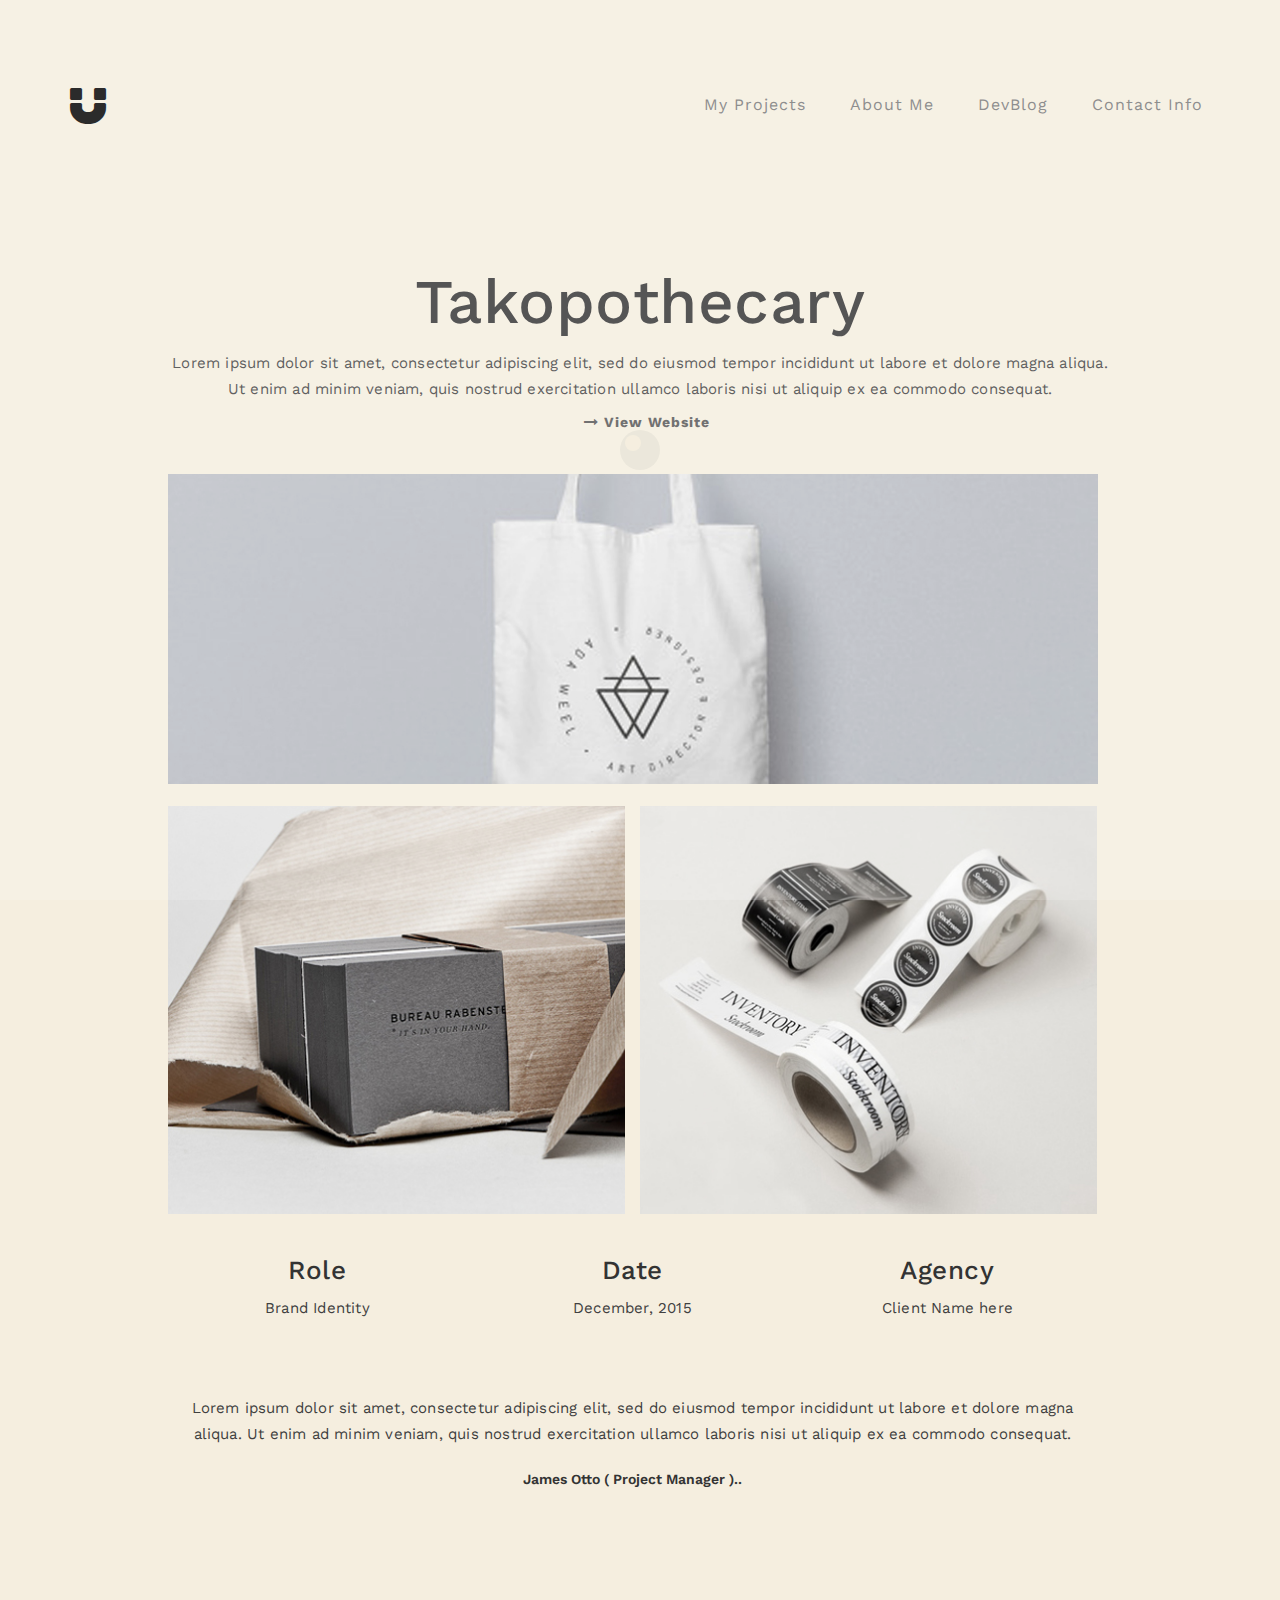
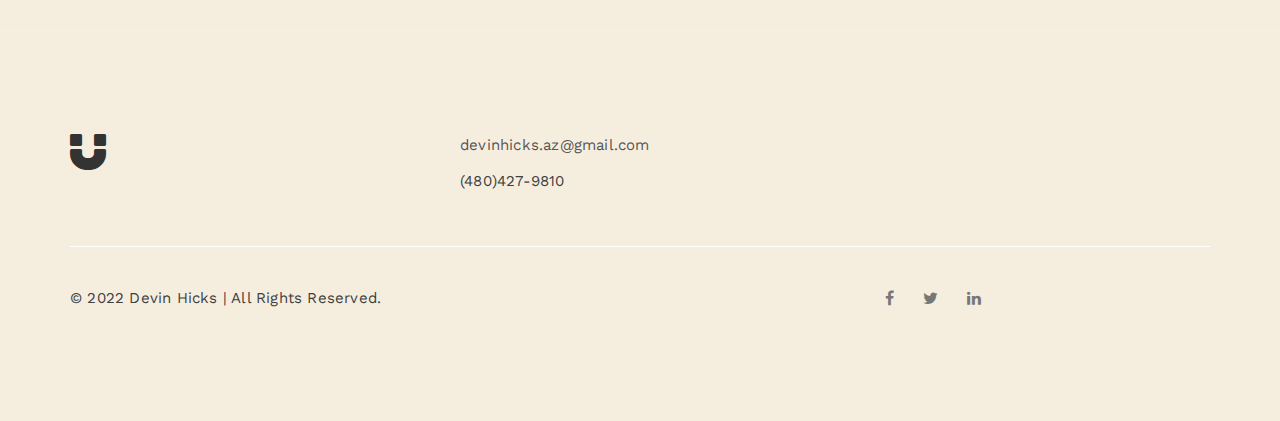
<file: Magnet/single-project.html>
<!DOCTYPE html>
<html lang="en">
<head>

<meta charset="UTF-8">
<meta http-equiv="X-UA-Compatible" content="IE=Edge">
<meta name="description" content="">
<meta name="keywords" content="">
<meta name="author" content="">
<meta name="viewport" content="width=device-width, initial-scale=1, maximum-scale=1">

<title>Devin Hicks: Game UI/VFX Portfolio</title>

<link rel="stylesheet" href="css/bootstrap.min.css">
<link rel="stylesheet" href="css/font-awesome.min.css">

<!-- Main css -->
<link rel="stylesheet" href="css/style.css">
<link href="https://fonts.googleapis.com/css?family=Work+Sans:300,400,700" rel="stylesheet">

</head>
<body>

<!-- PRE LOADER -->

<div class="preloader">
     <div class="sk-spinner sk-spinner-wordpress">
          <span class="sk-inner-circle"></span>
     </div>
</div>

<!-- Navigation section  -->

<div class="navbar navbar-default navbar-static-top" role="navigation">
     <div class="container">

          <div class="navbar-header">
               <button class="navbar-toggle" data-toggle="collapse" data-target=".navbar-collapse">
                    <span class="icon icon-bar"></span>
                    <span class="icon icon-bar"></span>
                    <span class="icon icon-bar"></span>
               </button>
               <a href="index.html" class="navbar-brand"><i class="fa fa-magnet"></i></a>
          </div>
          <div class="collapse navbar-collapse">
              <ul class="nav navbar-nav navbar-right">
                  <li><a href="index.html">My Projects</a></li>
                  <li><a href="about.html">About Me</a></li>
                  <li><a href="blog.html">DevBlog</a></li>
                  <li><a href="contact.html">Contact Info</a></li>
              </ul>
          </div>

  </div>
</div>


<!-- Single Project Section -->

<section id="single-project">
     <div class="container">
          <div class="row">

               <div class="col-md-offset-1 col-md-10 col-sm-12">
                    <h1>Takopothecary</h1>
                    <p>Lorem ipsum dolor sit amet, consectetur adipiscing elit, sed do eiusmod tempor incididunt ut labore et dolore magna aliqua. Ut enim ad minim veniam, quis nostrud exercitation ullamco laboris nisi ut aliquip ex ea commodo consequat.</p>
                    <a href="#"><i class="fa fa-long-arrow-right"></i> View Website</a>

                    <div class="col-md-12 col-sm-12">
                         <img src="images/single-project-img.jpg" class="img-responsive" alt="Portfolio">
                    </div>

                    <div class="col-md-6 col-sm-6">
                         <img src="images/portfolio-img2.jpg" class="img-responsive" alt="Portfolio">
                    </div>

                    <div class="col-md-6 col-sm-6">
                         <img src="images/portfolio-img3.jpg" class="img-responsive" alt="Portfolio">
                    </div>

                    <div class="clearfix"></div>

                    <div class="col-md-4 col-sm-4">
                         <h3>Role</h3>
                         <p>Brand Identity</p>
                    </div>

                    <div class="col-md-4 col-sm-4">
                         <h3>Date</h3>
                         <p>December, 2015</p>
                    </div>

                    <div class="col-md-4 col-sm-4">
                         <h3>Agency</h3>
                         <p>Client Name here</p>
                    </div>

                    <div class="col-md-12 col-sm-12 text-center">
                         <p>Lorem ipsum dolor sit amet, consectetur adipiscing elit, sed do eiusmod tempor incididunt ut labore et dolore magna aliqua. Ut enim ad minim veniam, quis nostrud exercitation ullamco laboris nisi ut aliquip ex ea commodo consequat.</p>
                         <strong>James Otto ( Project Manager )..</strong>
                    </div>
               </div>

          </div>
     </div>
</section>

<!-- Footer Section -->

<footer>
     <div class="container">
          <div class="row">

               <div class="col-md-3 col-sm-3">
                    <i class="fa fa-magnet"></i>
               </div>

               <div class="col-md-offset-1 col-md-4 col-sm-offset-1 col-sm-3">
                    <p><a href="mailto:youremail@gmail.com">devinhicks.az@gmail.com</a></p>
                    <p>(480)427-9810</p>
               </div>

               <div class="clearfix col-md-12 col-sm-12">
                    <hr>
               </div>

               <div class="col-md-6 col-sm-6">
                    <div class="footer-copyright">
                         <p>© 2022 Devin Hicks | All Rights Reserved.</p>
                    </div>
               </div>

               <div class="col-md-6 col-sm-6">
                    <ul class="social-icon">
                         <li><a href="#" class="fa fa-facebook"></a></li>
                         <li><a href="#" class="fa fa-twitter"></a></li>
                         <li><a href="#" class="fa fa-linkedin"></a></li>
                    </ul>
               </div>
               
          </div>
     </div>
</footer>


<!-- SCRIPTS -->

<script src="js/jquery.js"></script>
<script src="js/bootstrap.min.js"></script>
<script src="js/custom.js"></script>

</body>
</html>
</file>
<file: Magnet/css/style.css>
body {
    background: #F5EEDF;
    font-family: 'Work Sans', sans-serif;
    font-style: normal;
    font-weight: 400;
    overflow-x: hidden;
}


/*---------------------------------------
    Typography              
-----------------------------------------*/

h1,h2,h3,h4,h5,h6 {
  font-style: normal;
  font-weight: 500;
  letter-spacing: 0.5px;
}

h1 {
    font-size: 62px;
    padding-bottom: 14px;
    margin-bottom: 0px;
}

h2 {
  font-size: 32px;
  line-height: 46px;
}

h3 {
  font-size: 26px;
}

h4 {
  color: #434343;
  font-size: 12px;
  font-weight: normal;
  letter-spacing: 2px;
}

p {
    color: #404040;
    font-size: 15px;
    font-weight: 400;
    line-height: 26px;
    letter-spacing: 0.2px;
}

strong {
  font-weight: 600;
}

.btn-success:focus {
  background-color: #000;
  border-color: transparent;
}


/*---------------------------------------
    General               
-----------------------------------------*/

html{
  -webkit-font-smoothing: antialiased;
}

a {
    color: #4E5E80;
    -webkit-transition: 0.5s;
    -o-transition: 0.5s;
    transition: 0.5s;
    text-decoration: none !important;
}
a:hover, a:active, a:focus {
    color: #133080;
    outline: none;
}

* {
  -webkit-box-sizing: border-box;
  -moz-box-sizing: border-box;
  box-sizing: border-box;
}

*:before,
*:after {
  -webkit-box-sizing: border-box;
  -moz-box-sizing: border-box;
  box-sizing: border-box;
}

#portfolio,
#about,
#blog,
#contact,
#single-project,
#blog-single-post {
  padding-top: 80px;
  padding-bottom: 120px;
}

.section-title {
  position: relative;
  padding-bottom: 62px;
  text-align: center;
}

.section-title h3 {
  color: #555;
  font-weight: 400;
  letter-spacing: 4px;
}


/*---------------------------------------
    Preloader section              
-----------------------------------------*/

.preloader {
  position: fixed;
  top: 0;
  left: 0;
  width: 100%;
  height: 100%;
  z-index: 99999;
  display: flex;
  flex-flow: row nowrap;
  justify-content: center;
  align-items: center;
  background: none repeat scroll 0 0 #ffffff;
}

.sk-spinner-wordpress.sk-spinner {
  background-color: #bdc3c7;
  width: 40px;
  height: 40px;
  border-radius: 40px;
  position: relative;
  -webkit-animation: sk-innerCircle 1s linear infinite;
  animation: sk-innerCircle 1s linear infinite; 
}

.sk-spinner-wordpress .sk-inner-circle {
    display: block;
    background-color: #F5EEDF;
    width: 16px;
    height: 16px;
    position: absolute;
    border-radius: 8px;
    top: 5px;
    left: 5px;
}

@-webkit-keyframes sk-innerCircle {
  0% {
    -webkit-transform: rotate(0);
            transform: rotate(0); }

  100% {
    -webkit-transform: rotate(360deg);
            transform: rotate(360deg); } }

@keyframes sk-innerCircle {
  0% {
    -webkit-transform: rotate(0);
            transform: rotate(0); }

  100% {
    -webkit-transform: rotate(360deg);
            transform: rotate(360deg); } }



/*---------------------------------------
    Main Navigation             
-----------------------------------------*/

.navbar-default {
    background: #F5EEDF;
    padding: 18px 0;
    border: none;
    margin-top: 62px;
}

.navbar-default .navbar-collapse, .navbar-default .navbar-form {
  border-color: transparent;
}

.navbar-default .navbar-brand {
  padding-top: 6px;
}

.navbar-default .navbar-brand .fa {
  color: #000;
  font-size: 42px;
}

.navbar-default .navbar-nav li a {
    color: #777;
    font-size: 16px;
    letter-spacing: 1px;
    -webkit-transition: all 0.4s ease-in-out;
    transition: all 0.4s ease-in-out;
    padding-right: 22px;
    padding-left: 22px;
}

.navbar-default .navbar-nav > li a:hover {
    color: #333 !important;
}

.navbar-default .navbar-nav > li > a:hover,
.navbar-default .navbar-nav > li > a:focus {
    color: #777;
    background-color: transparent;
}

.navbar-default .navbar-nav li a:hover,
 .navbar-default .navbar-nav .active > a {
    color: #333;
  }

.navbar-default .navbar-nav > .active > a,
.navbar-default .navbar-nav > .active > a:hover,
.navbar-default .navbar-nav > .active > a:focus {
    color: #333;
    background-color: transparent;
}

.navbar-default .navbar-toggle {
     border: none;
     padding-top: 10px;
  }

.navbar-default .navbar-toggle .icon-bar {
    background: #bdc3c7;
    border-color: transparent;
  }

.navbar-default .navbar-toggle:hover,
.navbar-default .navbar-toggle:focus { 
  background-color: transparent;
}



/*---------------------------------------
    Home section              
-----------------------------------------*/

#home {
    background-size: cover;
    background-position: center center;
    display: -webkit-box;
    display: -webkit-flex;
     display: -ms-flexbox;
    display: flex;
    -webkit-box-align: center;
    -webkit-align-items: center;
    -ms-flex-align: center;
     align-items: center;
    position: relative;
    text-align: center;
    padding-top: 60px;
    padding-bottom: 40px;
}

#home hr {
  width: 82px;
  margin-top: 32px;
}



/*---------------------------------------
   About section              
-----------------------------------------*/

#about .text-center {
  padding-bottom: 42px;
}

#about .col-md-8 {
  padding-left: 0px;
}

#about .col-md-8 img {
  padding-right: 22px;
  padding-bottom: 22px;
}

#about hr {
  width: 100px;
  margin-top: 42px;
  margin-bottom: 42px;
}

#about ul {
  padding-left: 22px;
}

#about ul li {
  color: #777;
  font-size: 16px;
  font-weight: 400;
  padding-top: 2px;
  padding-bottom: 2px;
}



/*---------------------------------------
   Portfolio section              
-----------------------------------------*/

#portfolio small {
  color: #f0f0f0;
  font-size: 10px;
  letter-spacing: 1px;
  text-transform: uppercase;
}

#portfolio .portfolio-thumb {
  position: relative;
  padding: 0;
  margin-top: 32px;
}

#portfolio .portfolio-thumb .portfolio-overlay {
  position: absolute;
  background: #222;
  color: #ffffff;
  top: 0;
  left: 0;
  right: 0;
  bottom: 0;
  width: 100%;
  height: 100%;
  text-align: center;
  vertical-align: top;
  opacity: 0;
  transition: all 0.4s ease-in-out;
}

#portfolio .portfolio-item {
    position: absolute;
    top:50%;
    left: 50%;
    -webkit-transform:translate(-50%,-50%);
      -ms-transform:translate(-50%,-50%);
          transform:translate(-50%,-50%);
}

#portfolio .portfolio-thumb:hover .portfolio-overlay {
  opacity: 0.9;
}

#portfolio .text-center {
  padding-top: 62px;
}



/*---------------------------------------
   Single Project section              
-----------------------------------------*/

#single-project {
  text-align: center;
}

#single-project .col-md-12,
#single-project .col-md-6,
#single-project .col-md-4 {
  padding-left: 0px;
  padding-bottom: 22px;
}

#single-project .col-md-12 {
  padding-top: 42px;
}

#single-project .text-center strong {
  display: block;
  padding-top: 12px;
}

#single-project a {
  color: #555;
  font-weight: bold;
  letter-spacing: 1px;
  padding-left: 14px;
}



/*---------------------------------------
   Contact section              
-----------------------------------------*/

#contact .col-md-6,
#contact .col-md-12 {
  padding-left: 0px;
}

#contact .form-control {
  border: 1px solid #f0f0f0;
  box-shadow: none;
  margin-top: 10px;
  margin-bottom: 10px;
  transition: all 0.4s ease-in-out;
}

#contact .form-control:hover {
  border-color: #777;
}

#contact input,
#contact select {
  height: 50px;
}

#contact input[type="submit"] {
  background: #222;
  border-radius: 100px;
  border: none;
  color: #ffffff;
  font-weight: 400;
  transition: all 0.4s ease-in-out;
}

#contact input[type="submit"]:hover {
  background: #000;
}



/*---------------------------------------
   Blog section              
-----------------------------------------*/

.blog-post-thumb {
  border-bottom: 1px solid #f0f0f0;
  padding-top: 32px;
  padding-bottom: 62px;
  margin-bottom: 32px;
}

.blog-post-thumb:last-child {
  border-bottom: 0px;
  padding-bottom: 32px;
  margin-bottom: 0px;
}

.blog-post-image {
  padding-bottom: 18px;
  width: 100%;
}

.blog-post-title a {
  color: #555;
}

.blog-post-title a:hover {
  color: #000;
}

.blog-post-format {
  padding-bottom: 22px;
}

.blog-post-format span {
  letter-spacing: 0.5px;
  padding-right: 12px;
}

.blog-post-format span a {
  color: #333;
}

.blog-post-format span img {
  display: inline-block;
  width: 42px;
  margin-right: 4px;
}

.blog-post-des blockquote {
  margin: 22px;
}

.blog-post-des .btn {
  border-radius: 100px;
  color: #777;
  font-weight: 400;
  letter-spacing: 1px;
  padding: 14px 28px;
  margin-top: 26px;
  transition: all 0.4s ease-in-out;
}

.blog-post-des .btn:hover {
  background: #000;
  border-color: transparent;
  color: #ffffff;
}

.blog-author {
  border-top: 1px solid #f0f0f0;
  border-bottom: 1px solid #f0f0f0;
  padding-top: 32px;
  padding-bottom: 32px;
  margin-top: 42px;
  margin-bottom: 42px;
}

.blog-author .media img {
  display: inline-block;
  width: 90px;
  margin-right: 12px;
}

.blog-author .media a,
.blog-comment .media h3 {
  color: #444;
  font-size: 18px;
  letter-spacing: 1px;
}

.blog-comment {
  border-bottom: 1px solid #f0f0f0;
  padding-bottom: 32px;
  margin-bottom: 42px;
}

.blog-comment .media:nth-child(3) {
  padding-top: 18px;
}

.blog-comment .media img {
  width: 80px;
  margin-right: 12px;
}

.blog-comment .media h3 {
  display: inline-block;
  padding-right: 14px;
}

.blog-comment h3,
.blog-comment-form h3 {
  padding-bottom: 18px;
}

.blog-comment-form .col-md-4 {
  padding-left: 0px;
}

.blog-comment-form .form-control {
  box-shadow: none;
  border: 1px solid #f0f0f0;
  margin-top: 10px;
  margin-bottom: 10px;
  transition: all 0.4s ease-in-out;
}

.blog-comment-form .form-control:hover {
  border-color: #777;
}

.blog-comment-form input {
  height: 45px;
}

.blog-comment-form input[type="submit"] {
  background: #222;
  border-radius: 100px;
  border: none;
  color: #ffffff;
  font-weight: 400;
  transition: all 0.4s ease-in-out;
}

.blog-comment-form input[type="submit"]:hover {
  background: #000;
  border-color: transparent;
}



/*---------------------------------------
   Blog Single Post section              
-----------------------------------------*/

#blog-single-post .blog-post-des h3 {
  padding-top: 16px;
}



/*---------------------------------------
   Footer section              
-----------------------------------------*/

footer {
    border-top: 1px solid #f0f0f0;
    padding: 100px 0px;
    position: relative;
}

footer .col-md-3 .fa {
  font-size: 42px;
}

footer a {
  color: #555;
}

footer hr {
  border-color: #ffffff;
  margin-top: 42px;
  margin-bottom: 22px;
}

footer .footer-copyright {
  padding-top: 16px;
}


/*---------------------------------------
   Social icon             
-----------------------------------------*/

.social-icon {
    position: relative;
    padding: 0;
    margin: 0;
    text-align: center;
}

.social-icon li {
    display: inline-block;
    list-style: none;
}

.social-icon li a {
    color: #777;
    cursor: pointer;
    font-size: 16px;
    text-decoration: none;
    transition: all 0.4s ease-in-out;
    text-align: center;
    vertical-align: middle;
    position: relative;
    margin: 22px 12px 10px 12px;
}

.social-icon li a:hover {
    color: #000;
    transform: scale(1.1);
}



/*---------------------------------------
   Mobile Responsive         
-----------------------------------------*/


@media (max-width: 767px) {

  h1 {
    font-size: 38px;
  }

  h2 {
    font-size: 32px;
    line-height: 48px;
  }

  h3 {
    font-size: 22px;
  }

  .section-title h2 {
    font-size: 22px;
    line-height: 35px;
  }

  .navbar-default {
    margin-top: 0px;
    text-align: center;
  }

  #about .col-md-8 img {
    padding-right: 0px;
  }

  #blog-single-post .blog-post-title h2 {
    font-size: 29px;
    line-height: 40px;
  }

  footer {
    text-align: center;
  }

  footer .col-md-4 {
    padding-top: 42px;
  }

}
</file>
